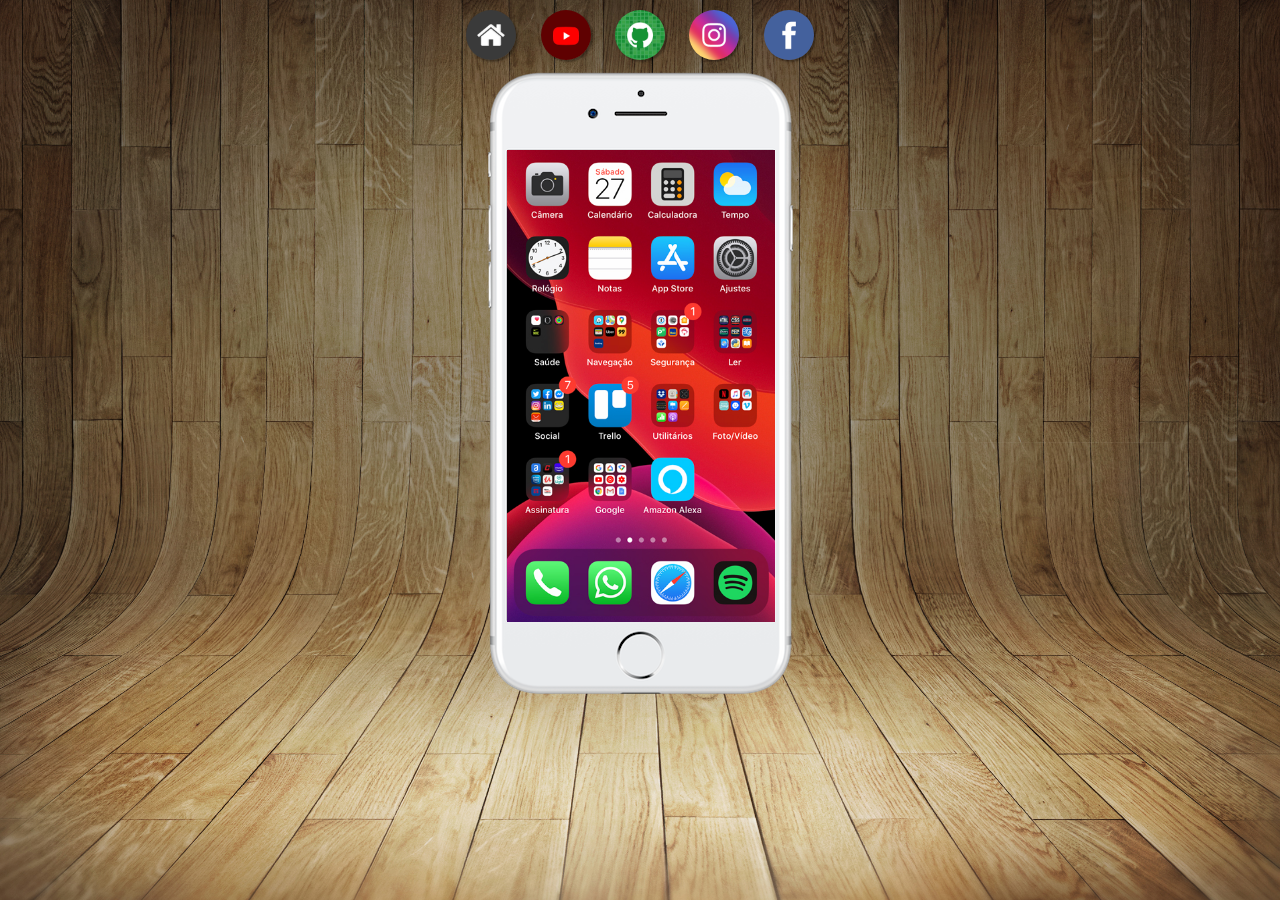
<file: index.html>
<!DOCTYPE html>
<html lang="pt-br">
<head>
    <meta charset="UTF-8">
    <meta name="viewport" content="width=device-width, initial-scale=1.0">
    <link rel="stylesheet" href="d013/style.css">
    <link rel="shortcut icon" href="d013/imagens/favicon.ico" type="image/x-icon">
    <title>Redes sociais</title>
</head>
<body>
    <main>
        <section id="telefone">
            <iframe src="d013/home.html" frameborder="0" name="tela" id="tela">Seu navegador não é compatível com este IFRAME</iframe>
        </section>
        <section id="redes-sociais">
            <a href="d013/home.html" target="tela"><img src="d013/imagens/logo-home.jpg" alt="Home"></a>
            <a href="#" target="tela"><img src="d013/imagens/logo-youtube.jpg" alt="Youtube"></a>
            <a href="d013/github.html" target="tela"><img src="d013/imagens/logo-github.jpg" alt="GitHub"></a>
            <a href="d013/instagram.html" target="tela"><img src="d013/imagens/logo-instagram.jpg" alt="Instagram"></a>
            <a href="d013/facebook.html" target="tela"><img src="d013/imagens/logo-facebook.jpg" alt="Facebook"></a>
        </section>
    </main>
</body>
</html>
</file>
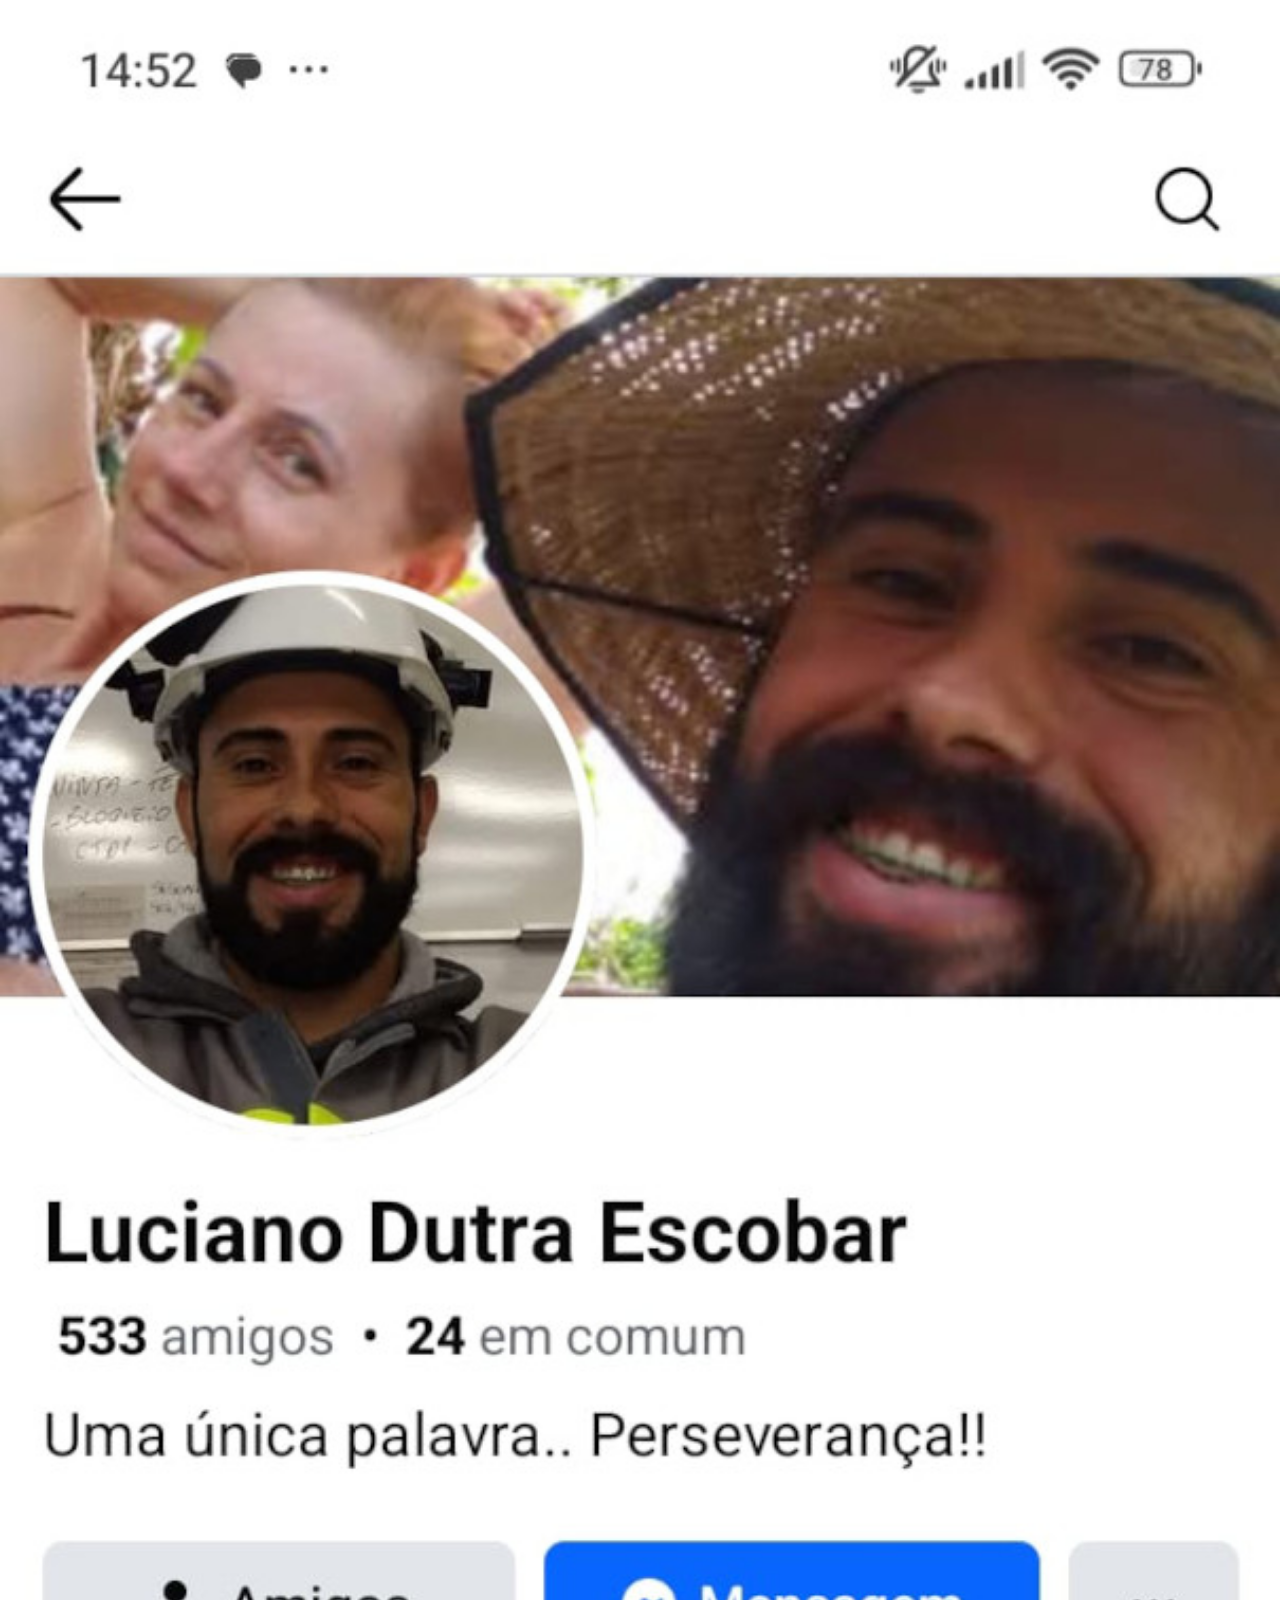
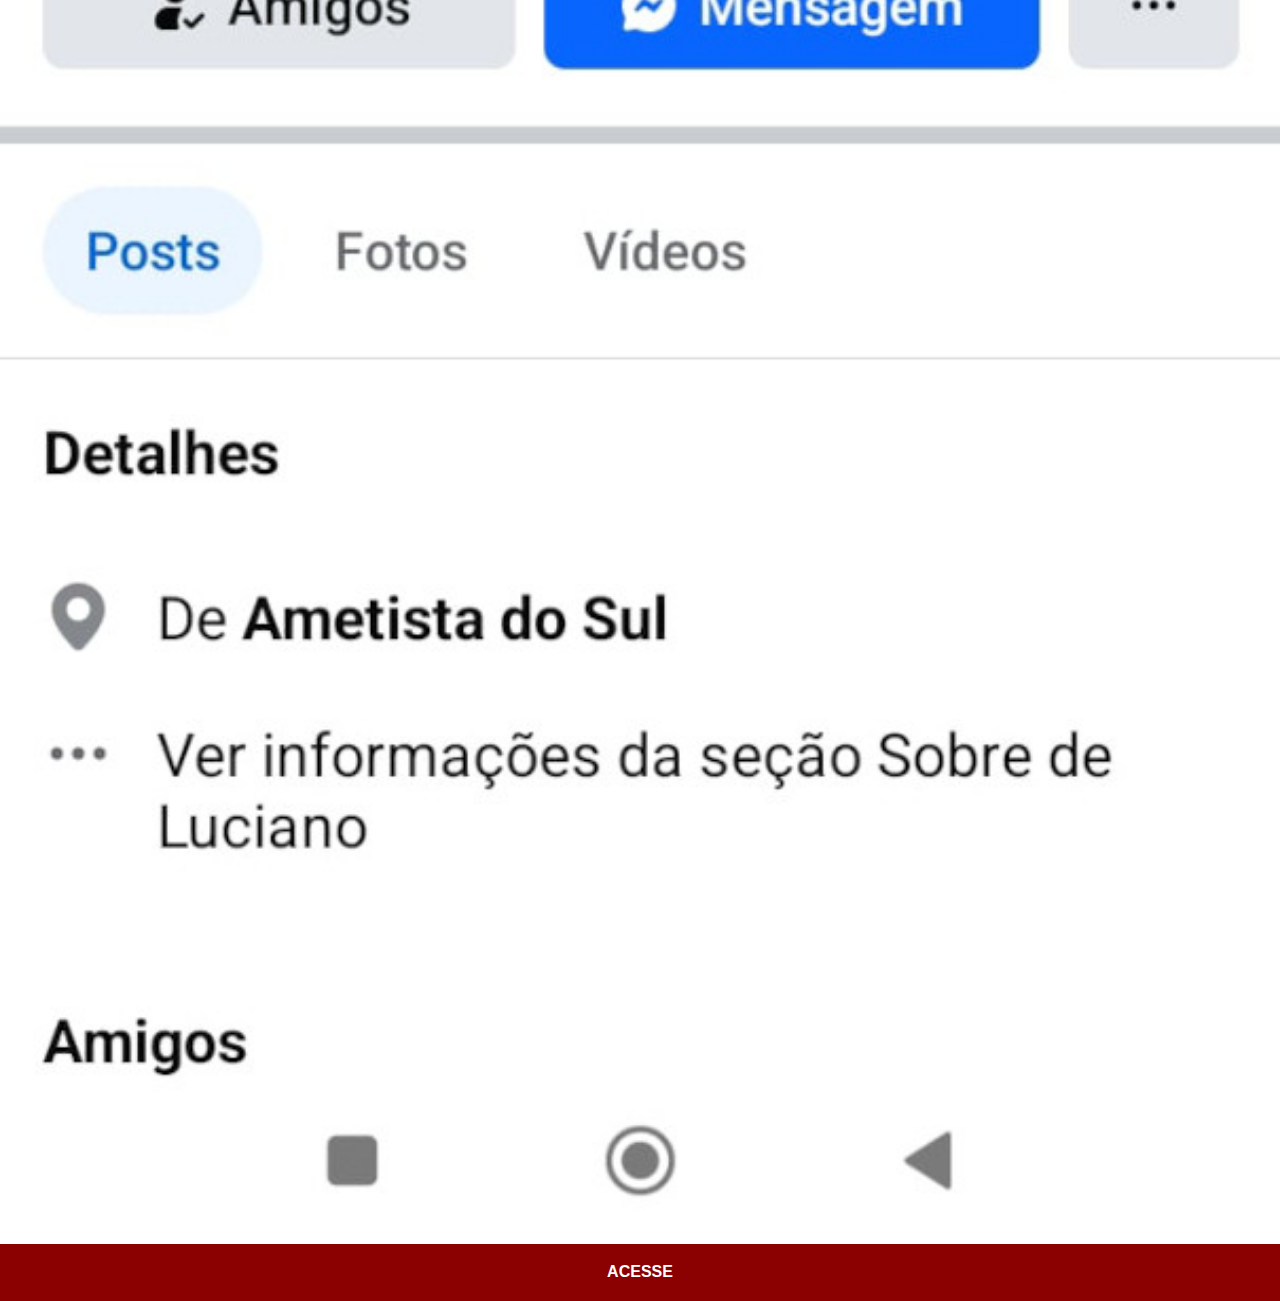
<file: d013/facebook.html>
<!DOCTYPE html>
<html lang="pt-br">
<head>
    <meta charset="UTF-8">
    <meta name="viewport" content="width=device-width, initial-scale=1.0">
    <link rel="stylesheet" href="style-redes.css">
    <title>Document</title>
</head>
<body>
    <img src="imagens/tela-face.jpeg" alt="Facebook">
    <a href="https://www.instagram.com/luciano.dutraescobar/" target="_blank">ACESSE</a>
</body>
</html>
</file>
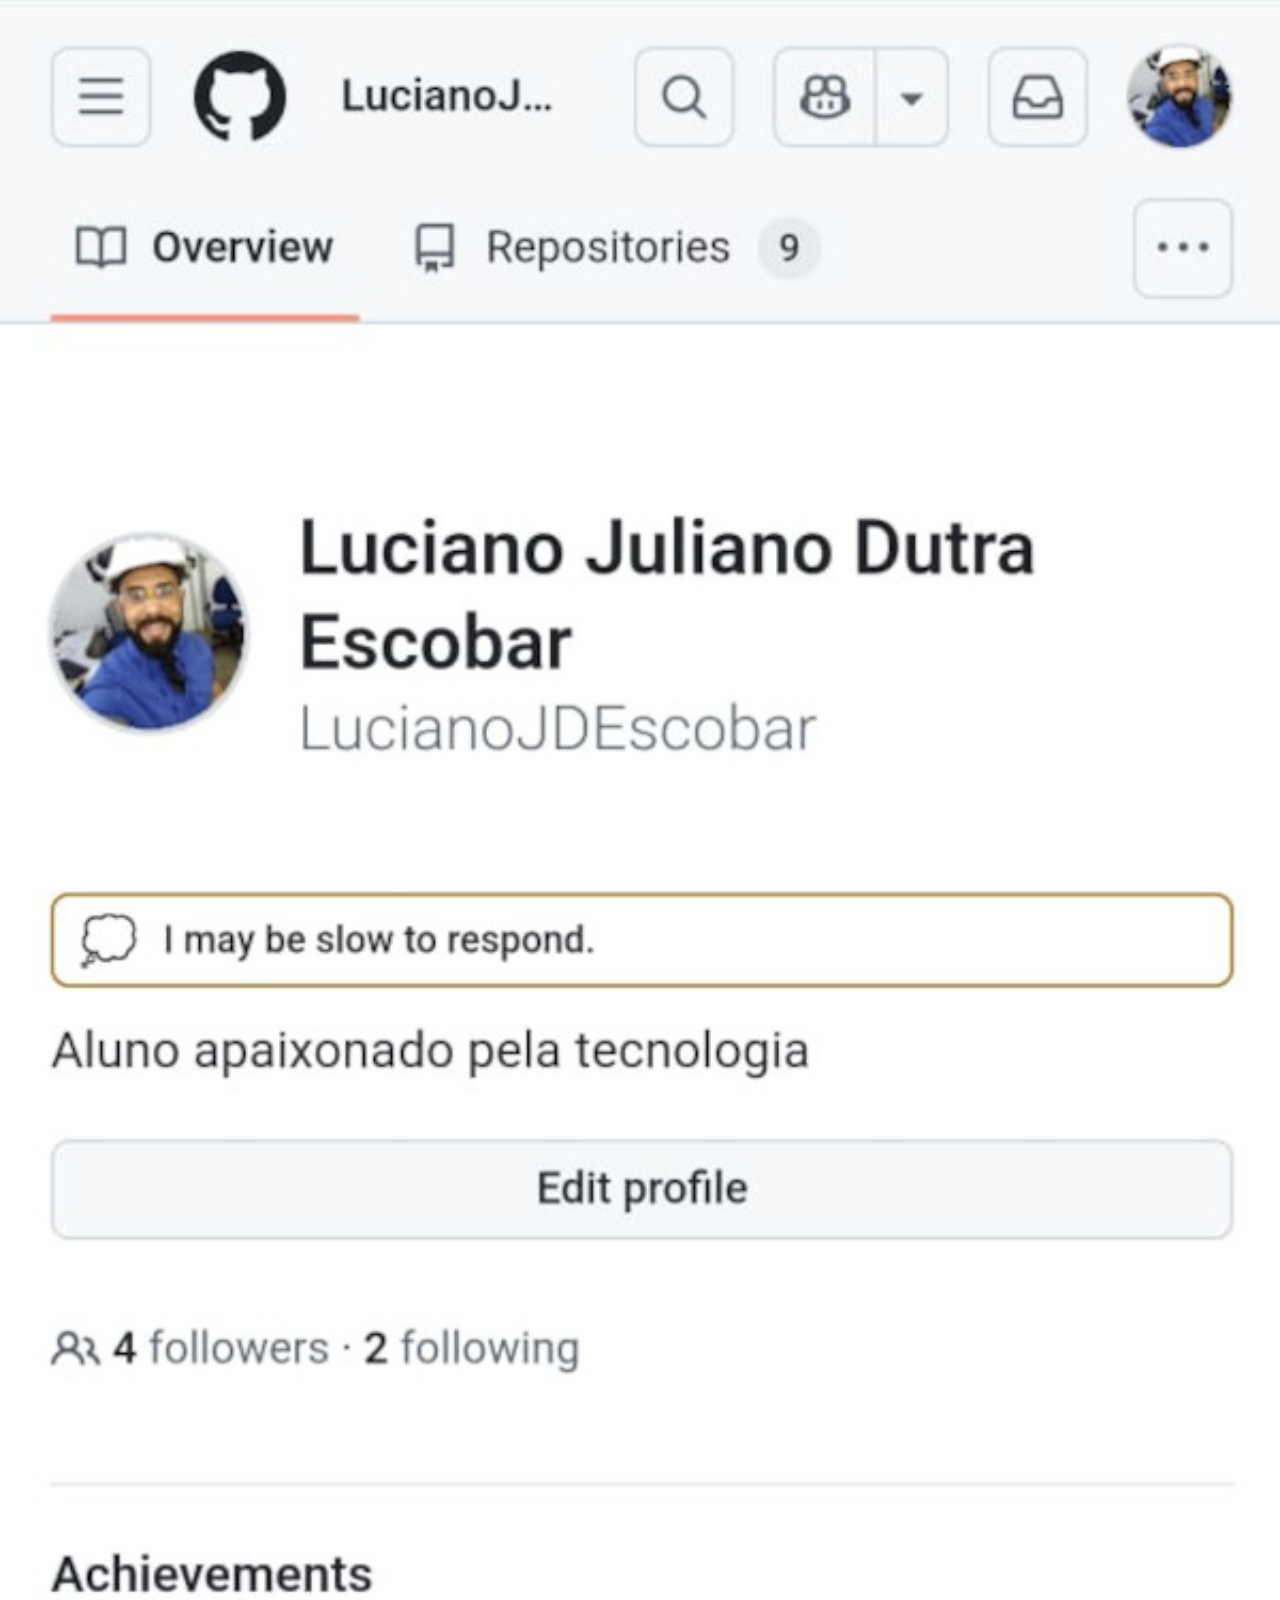
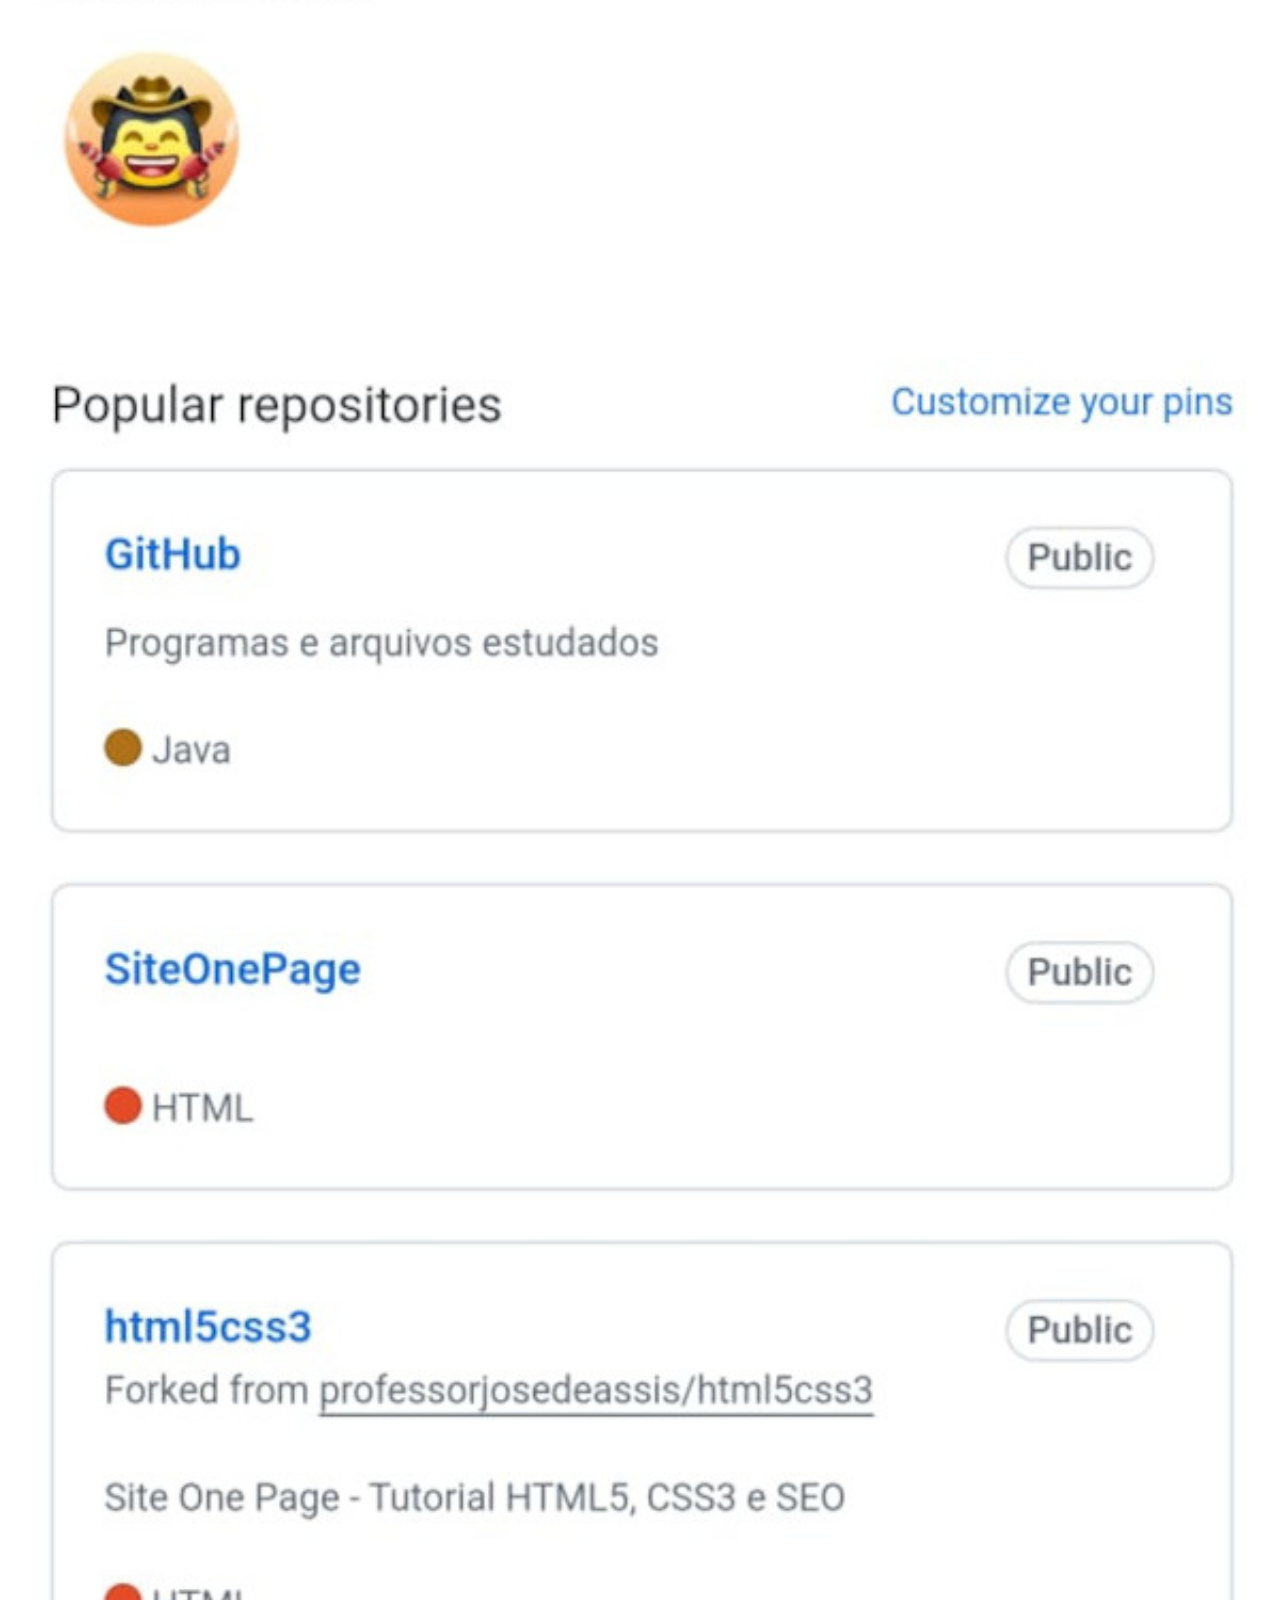
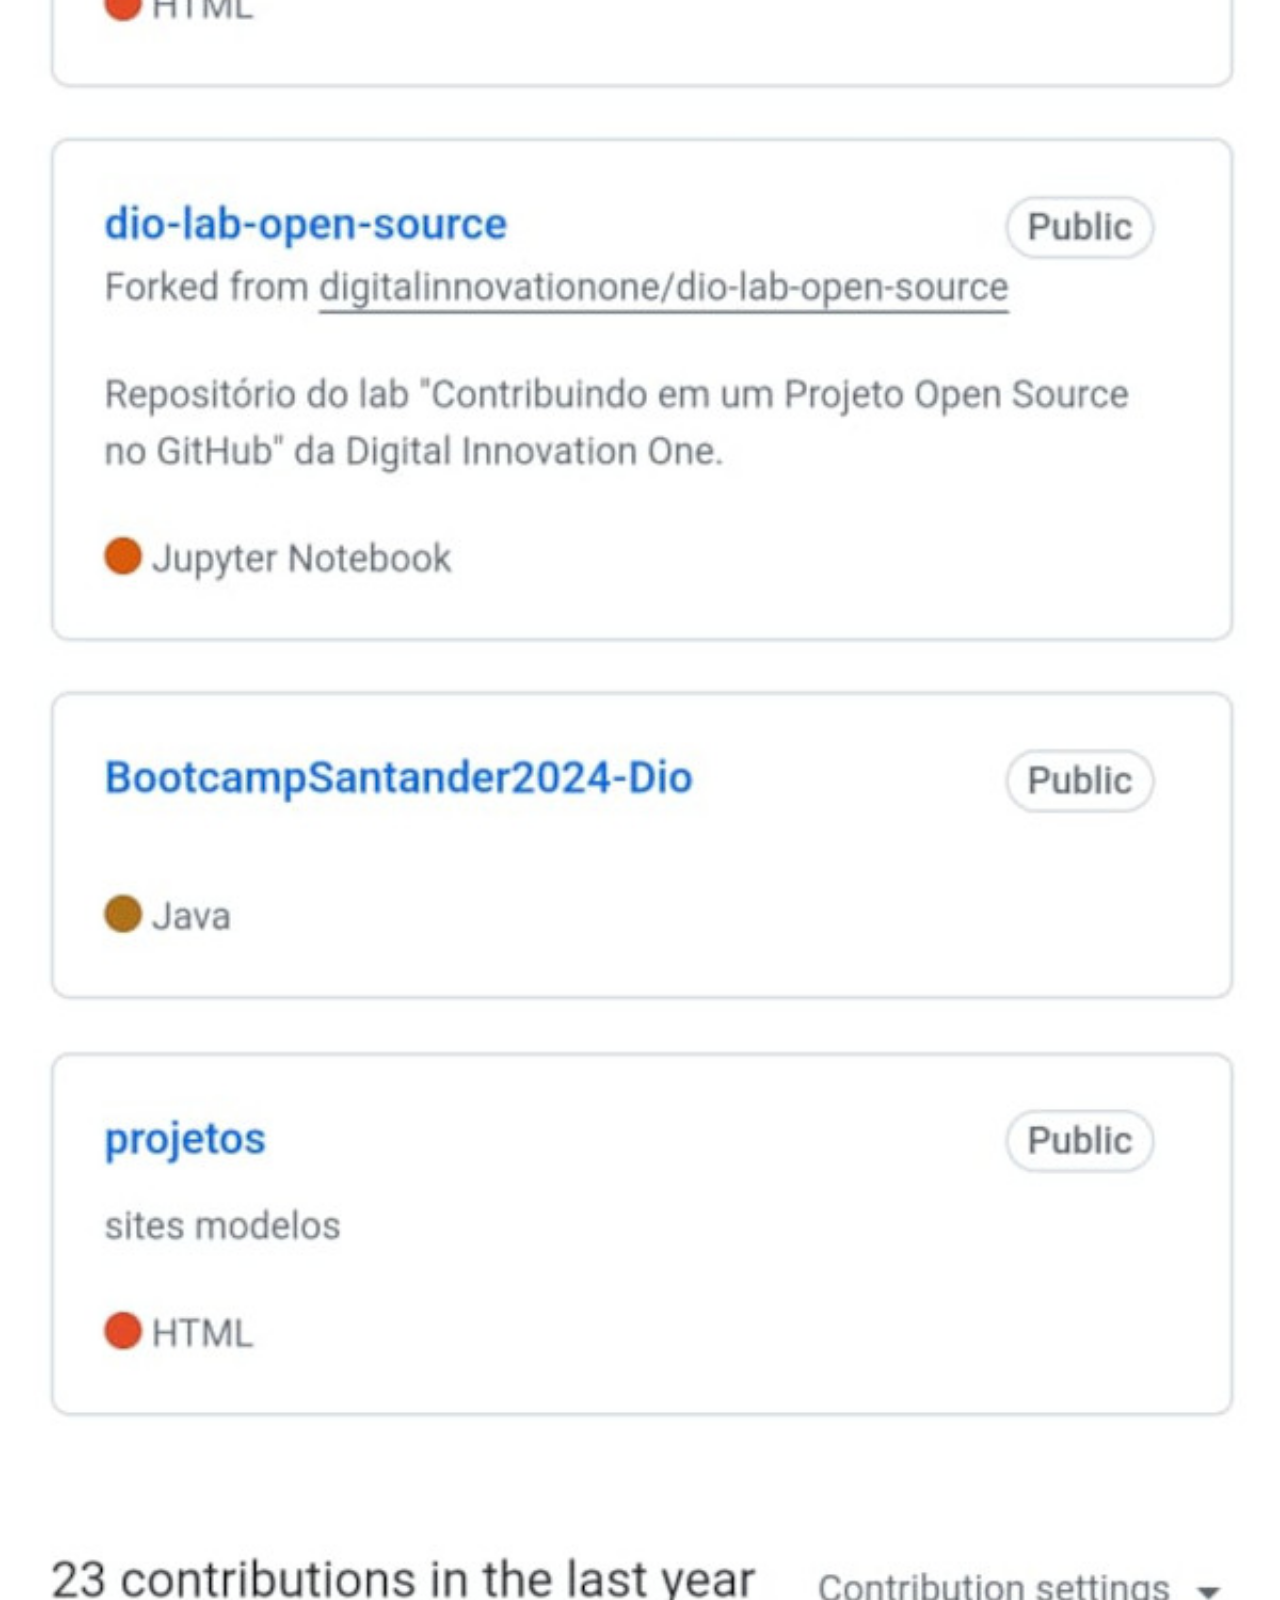
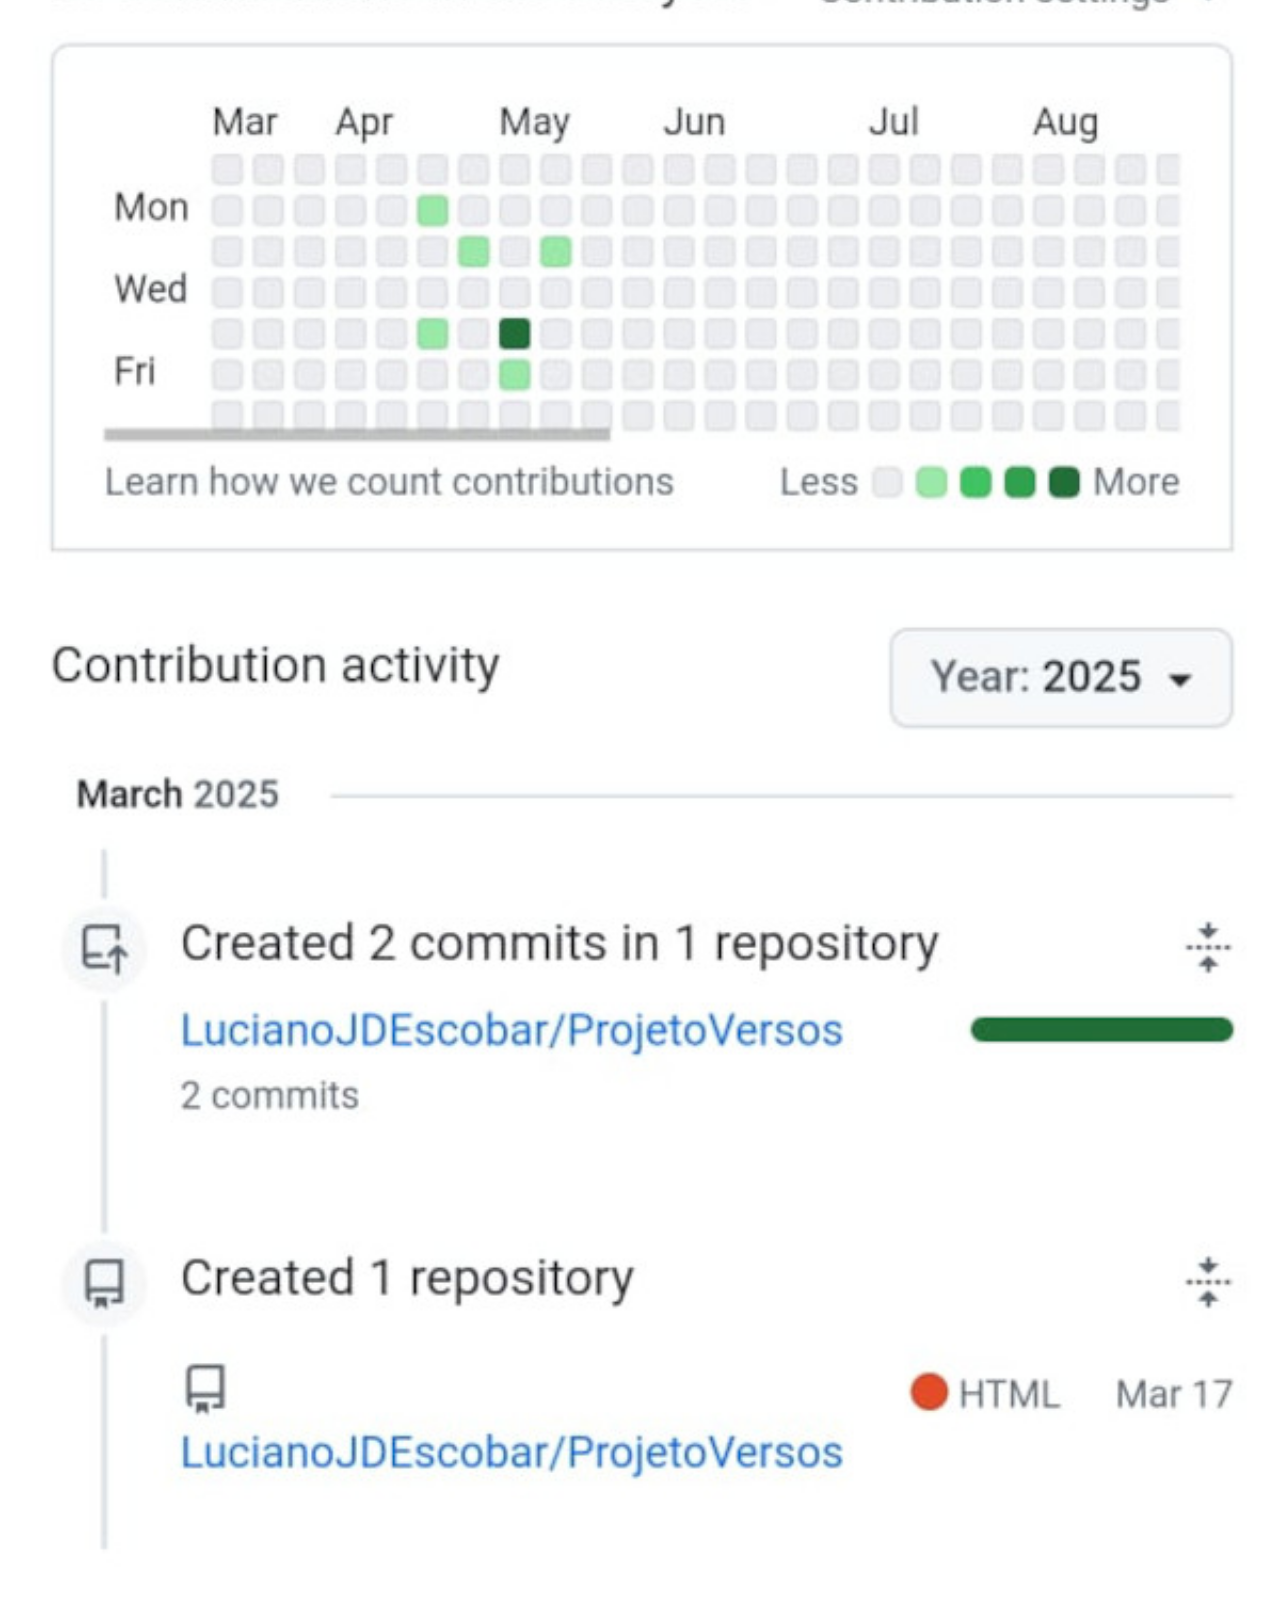
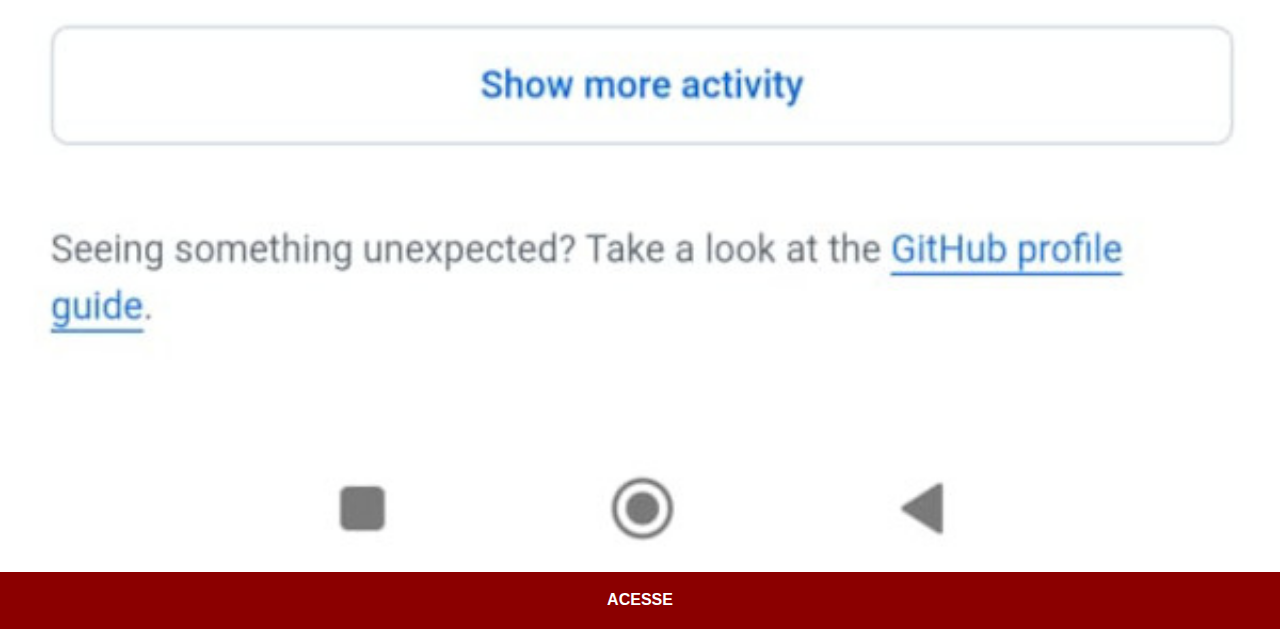
<file: d013/github.html>
<!DOCTYPE html>
<html lang="pt-br">
<head>
    <meta charset="UTF-8">
    <meta name="viewport" content="width=device-width, initial-scale=1.0">
    <link rel="stylesheet" href="style-redes.css">
    <title>GitHub</title>
</head>
<body>
    <img src="imagens/tela-github.jpg" alt="GitHub">
    <a href="https://github.com/LucianoJDEscobar" target="_blank">ACESSE</a>
</body>
</html>
</file>
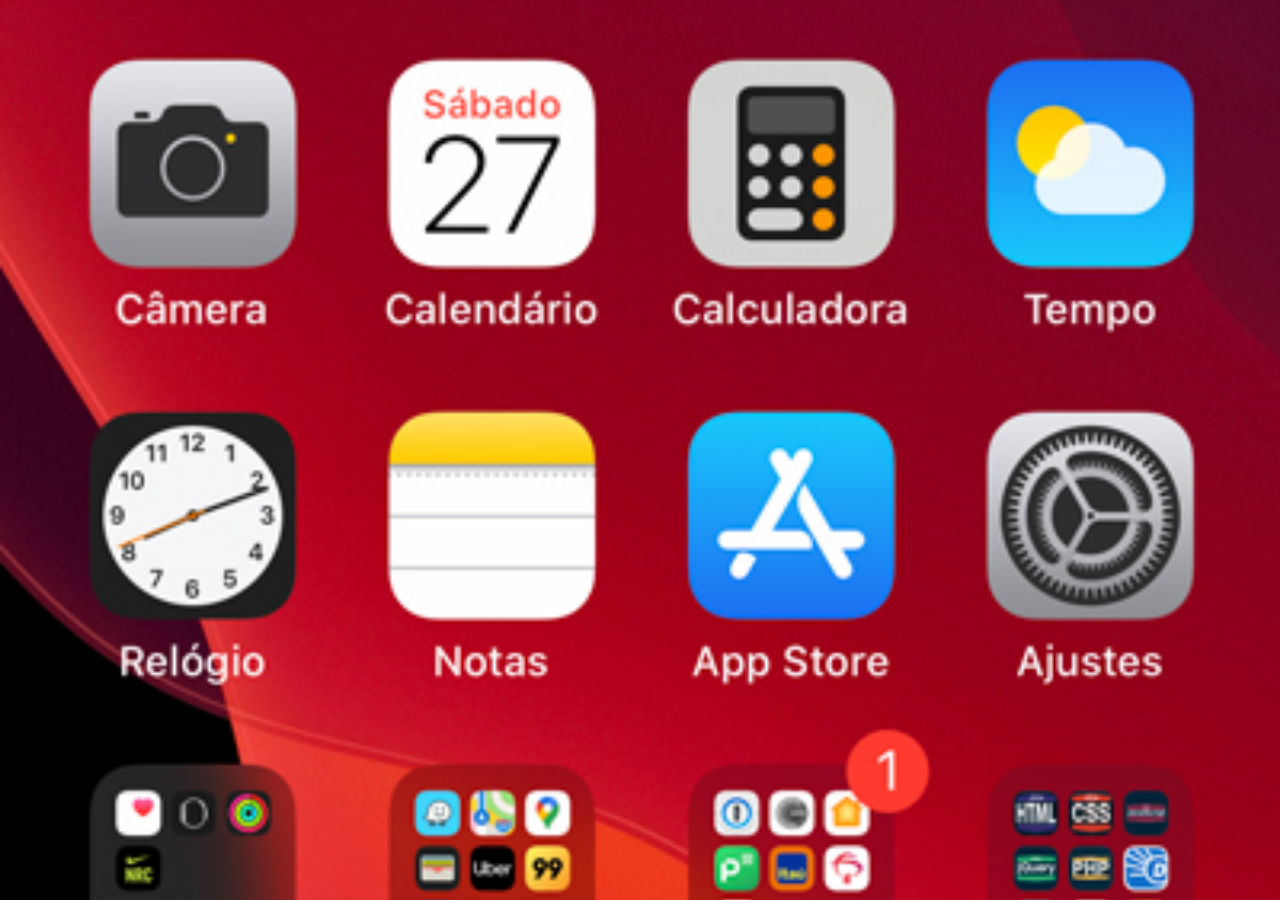
<file: d013/home.html>
<!DOCTYPE html>
<html lang="pt-br">
<head>
    <meta charset="UTF-8">
    <meta name="viewport" content="width=device-width, initial-scale=1.0">
    <title>Home</title>
</head>
<style>
    *{
        margin: 0px;
        padding: 0px;
    }

    body{
        width: 100vw;
        height: 100vh;
        background: black url('imagens/tela-home.jpg') no-repeat top center;
        background-size: cover;
    }
</style>
<body>
    
</body>
</html>
</file>
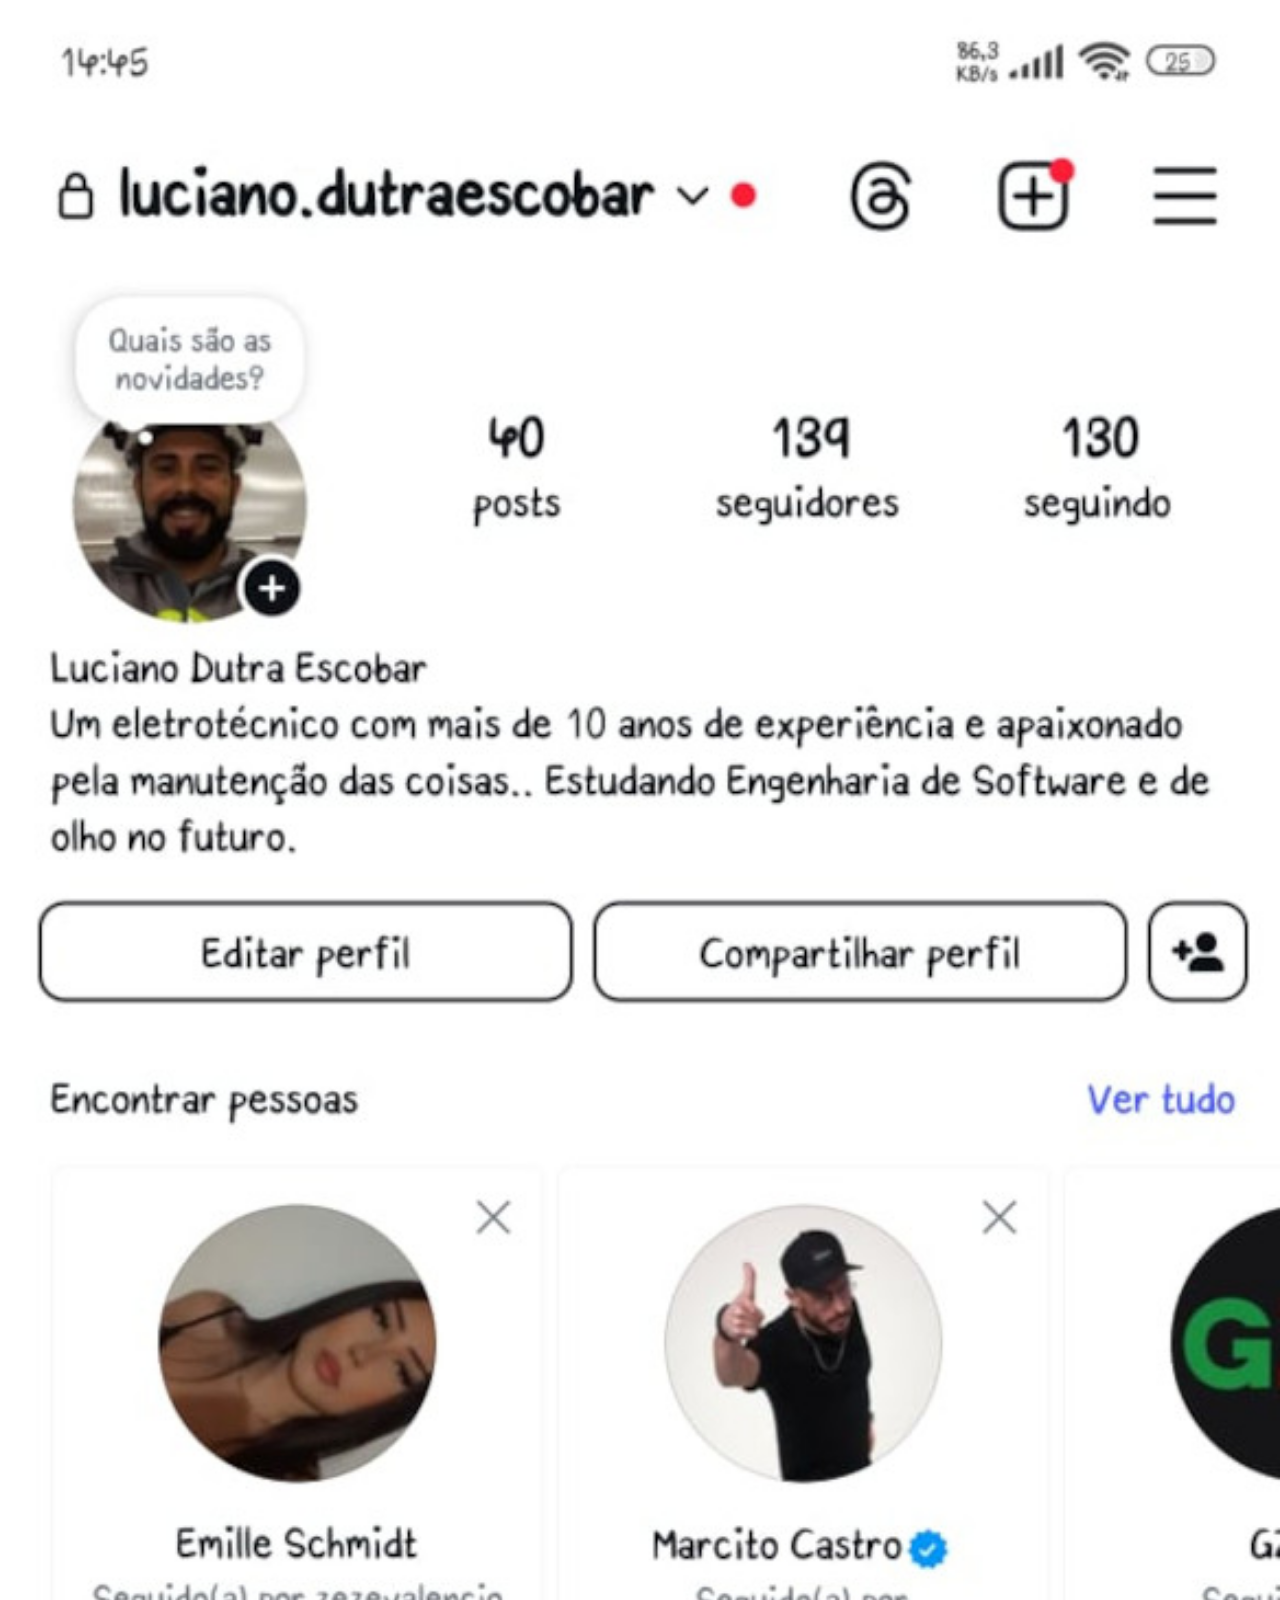
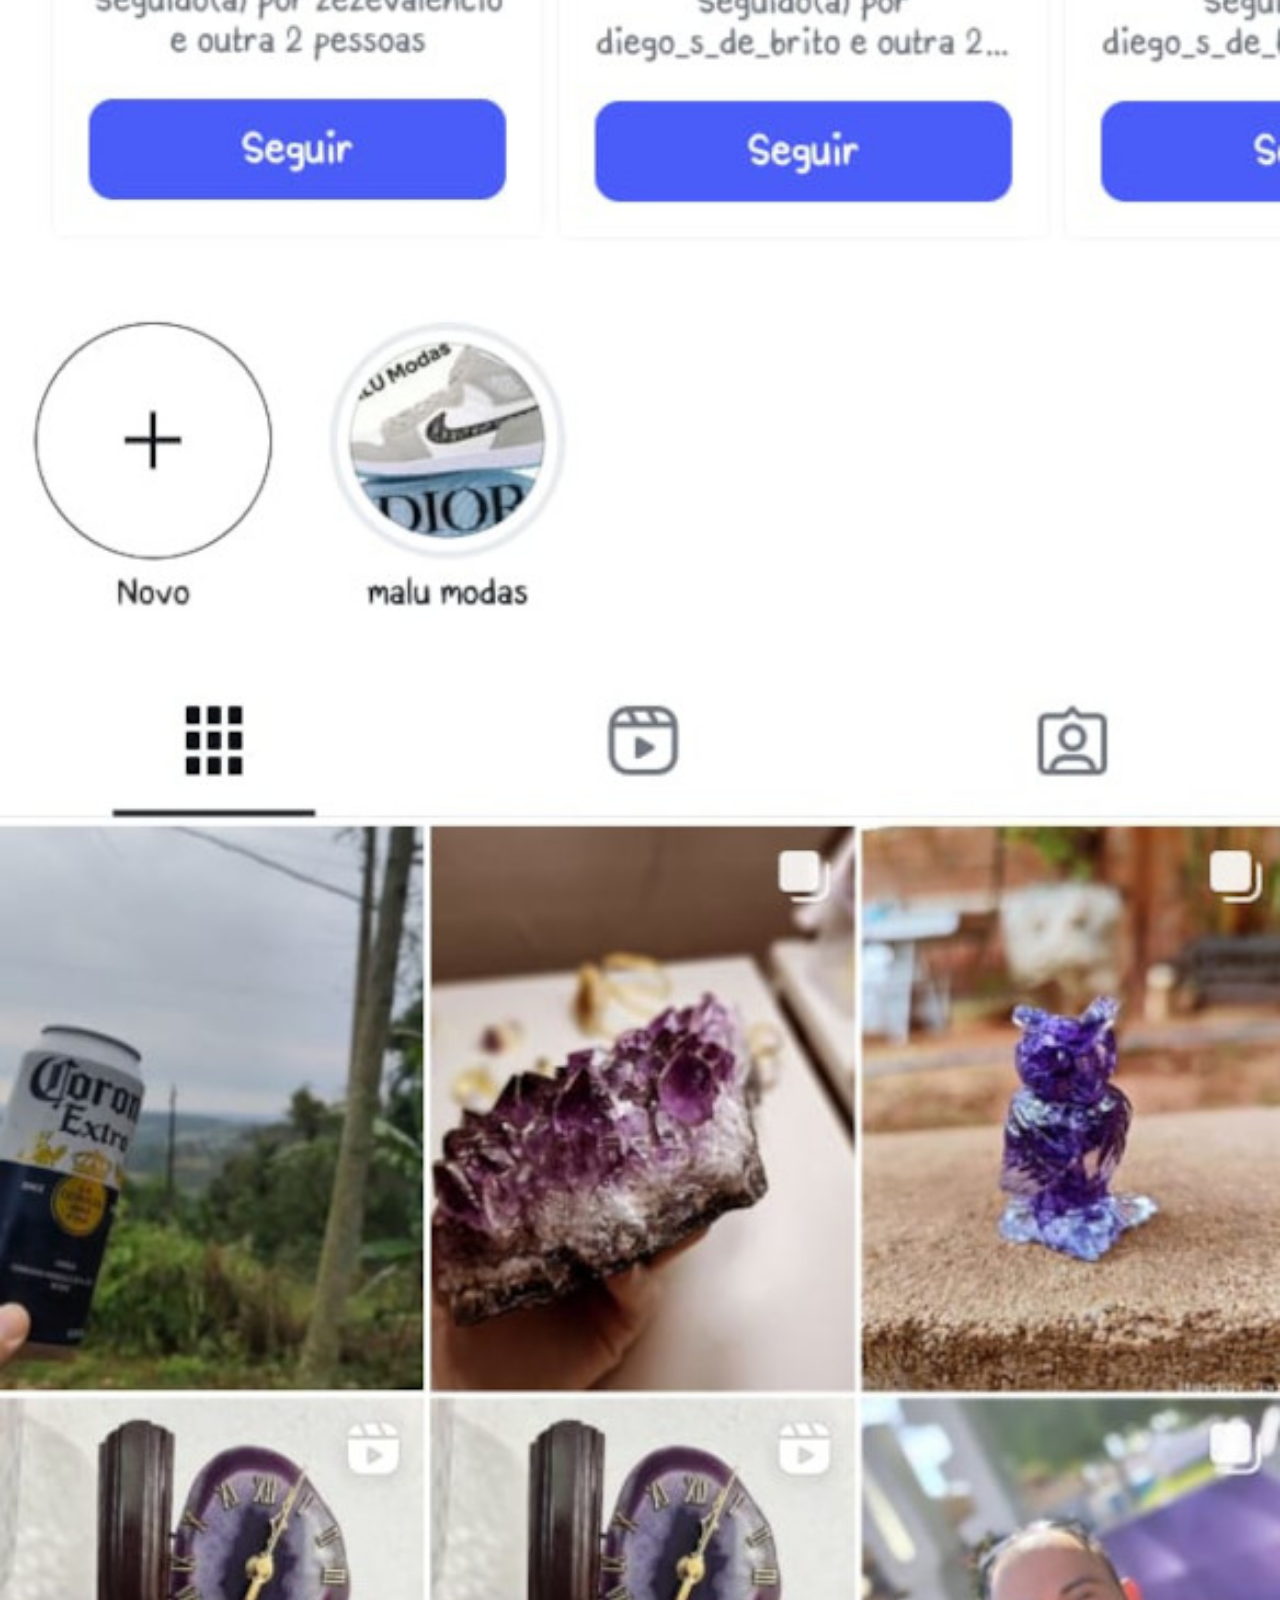
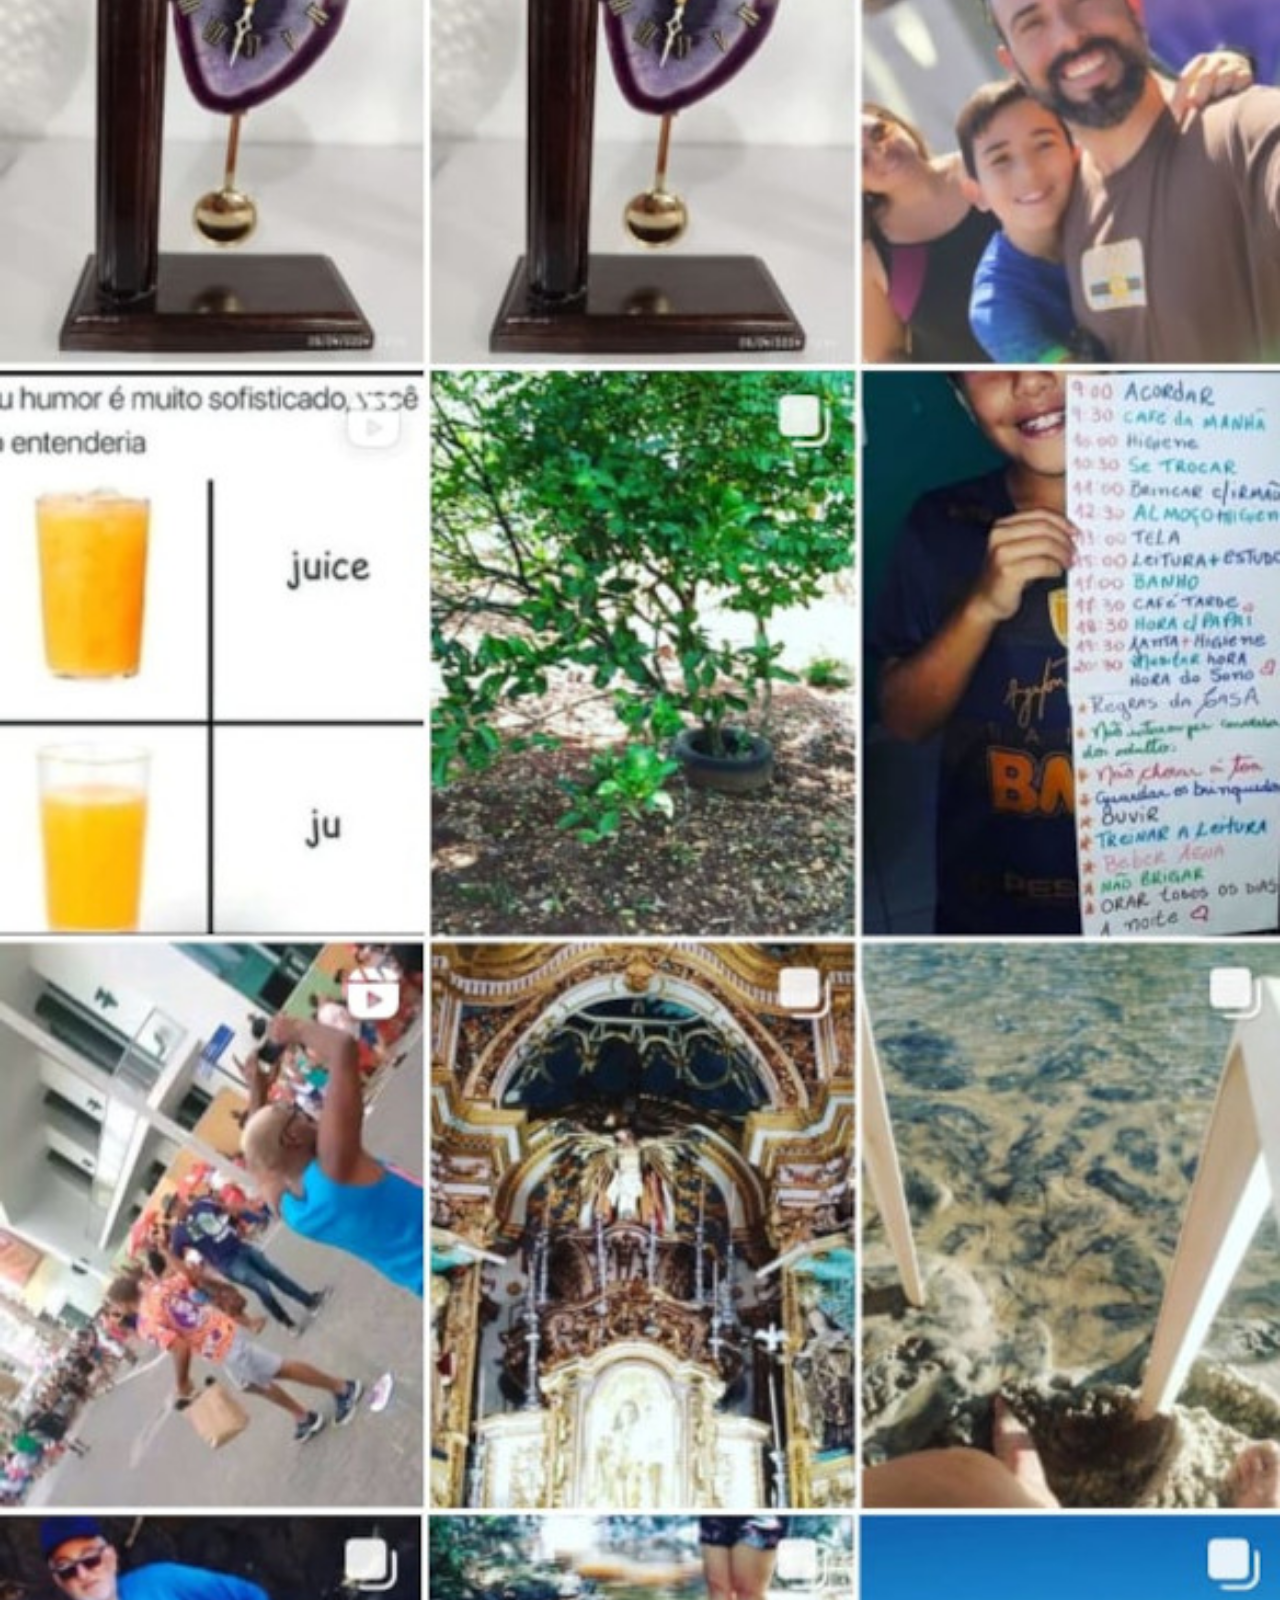
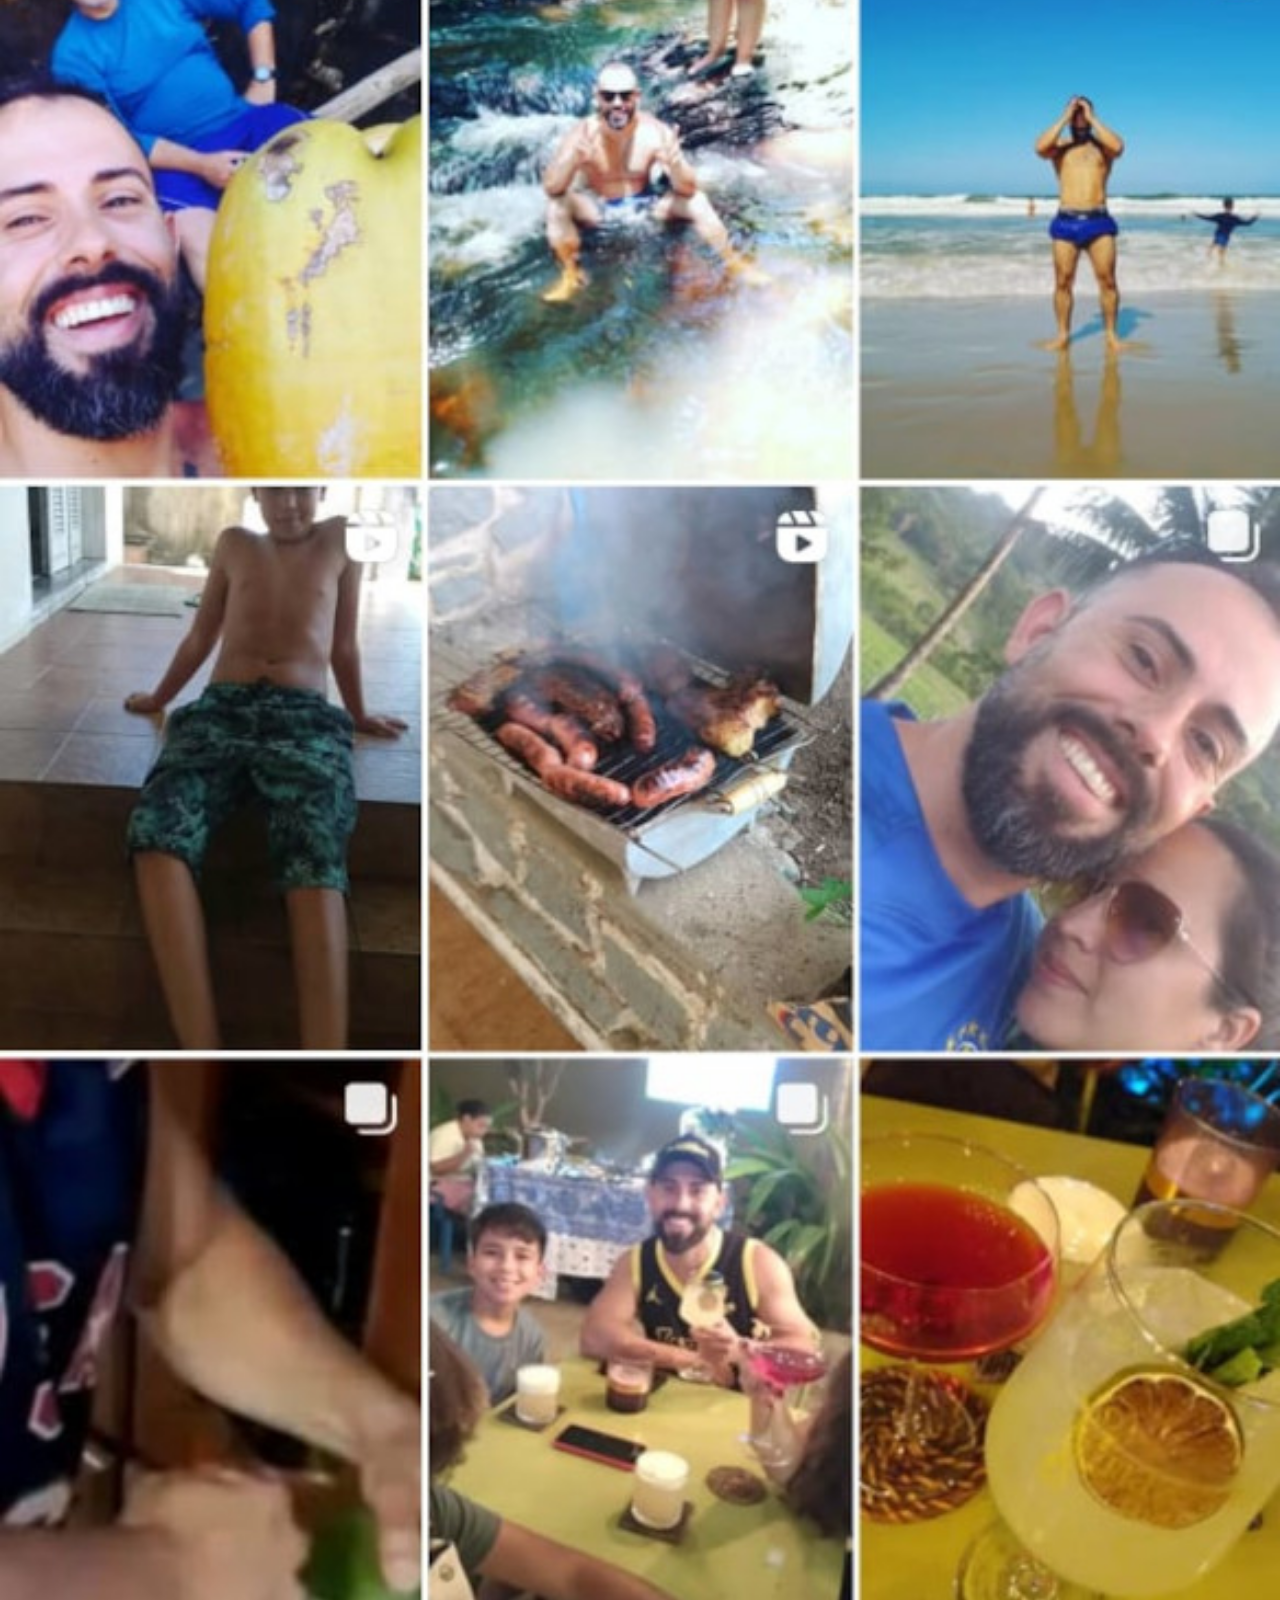
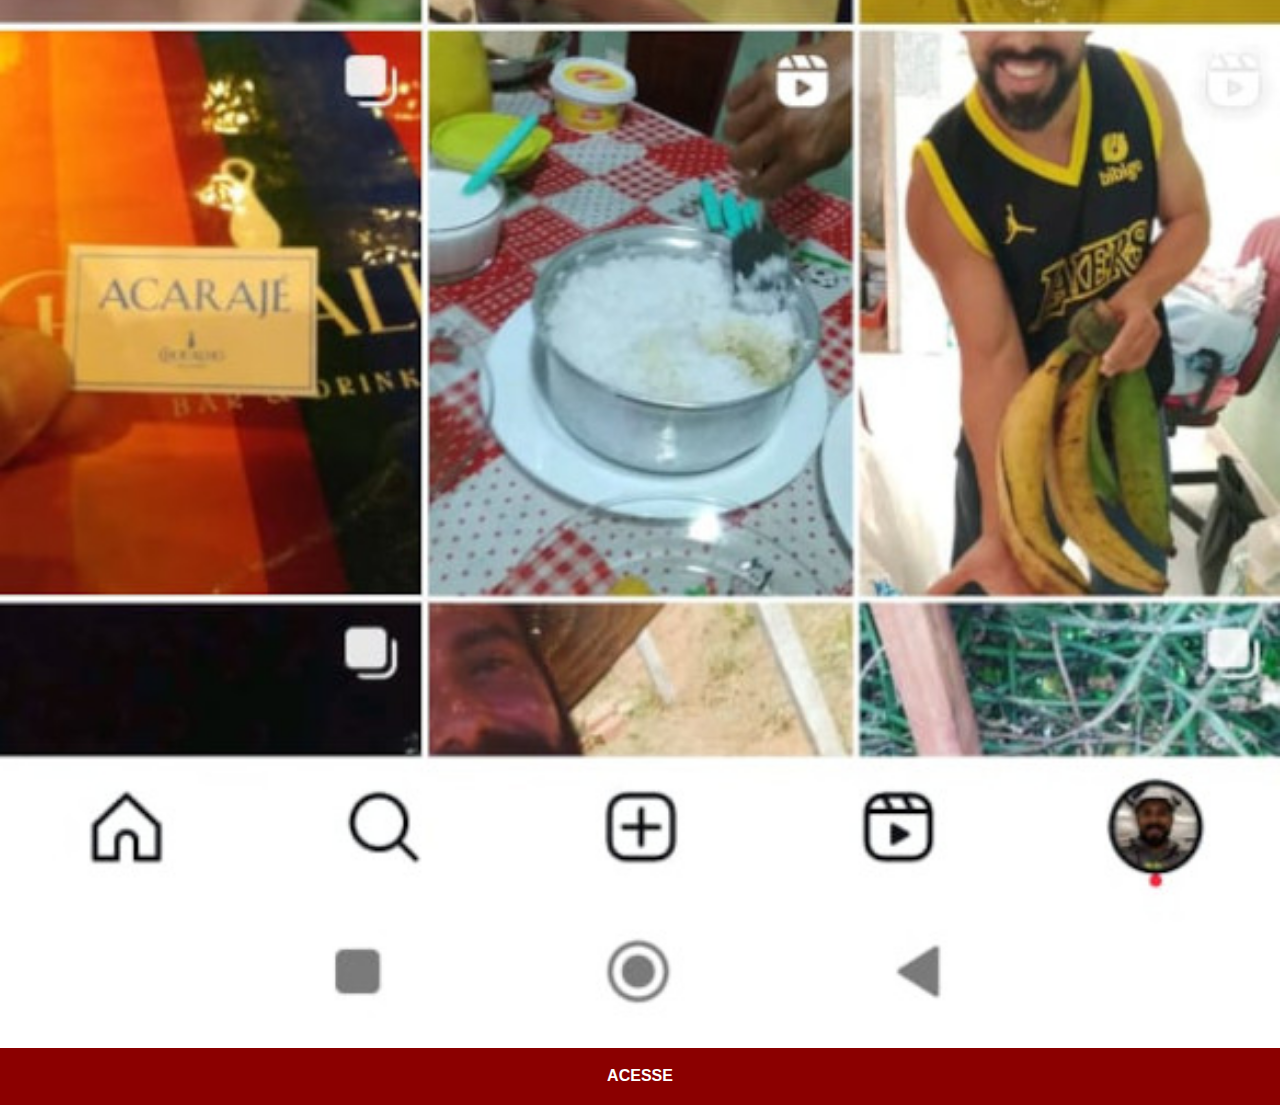
<file: d013/instagram.html>
<!DOCTYPE html>
<html lang="pt-br">
<head>
    <meta charset="UTF-8">
    <meta name="viewport" content="width=device-width, initial-scale=1.0">
    <link rel="stylesheet" href="style-redes.css">
    <title>Instagram</title>
</head>
<body>
    <img src="imagens/tela-insta.jpg" alt="Instagram">
    <a href="https://www.instagram.com/luciano.dutraescobar/" target="_blank">ACESSE</a>
</body>
</html>
</file>
<file: d013/style.css>
@charset "UTF-8";

*{
    margin: 0px;
    padding: 0px;
    font-family: Arial, Helvetica, sans-serif;
}

html, body{
    height: 100vh;
    width: 100vw;
    background-color: white;
}

body{
    background: url('imagens/fundo-madeira.jpg') no-repeat top center;
    background-size: cover;
    background-attachment: fixed;
}

main{
    position: relative;
    height: 100vh;
}

section#telefone{
    position: absolute;
    top: 70px;
    left: 50%;
    transform: translate(-50%,0%);
    height: 626px;
    width: 310px;
    background: url('imagens/frame-iphone.png') no-repeat;

}

iframe#tela{
    position: relative;
    top: 80px;
    left: 22px;
    height: 472px;
    width: 268px;
}

section#redes-sociais{
    text-align: center;
}

section#redes-sociais img{
    width: 50px;
    margin: 10px;
    border-radius: 50%;
    box-shadow: 2px 2px 2px rgba(0, 0, 0, 0.322);
    box-sizing: border-box;
}

section#redes-sociais img:hover{
    border: 2px solid rgba(255, 255, 255, 0.664);
    transform: translate(-3px, -3px);
    box-shadow: 5px 5px 10px rgba(0, 0, 0, 0.5);
    transition: transform .2s, border .1s;
}
</file>
<file: d013/style-redes.css>
*{
    margin: 0px;
    padding: 0px;
    font-family: Arial, Helvetica, sans-serif;
}

::-webkit-scrollbar{
    width: 0px;
    height: 0px;
}

img{
    width: 100vw;
}

a{
    display: block;
    background-color: darkred;
    padding: 20px;
    text-align: center;
    font-weight: bolder;
    text-decoration: none;
    color: white;
    margin-top: -5px;
}

a:hover{
    background-color: red;
}
</file>
